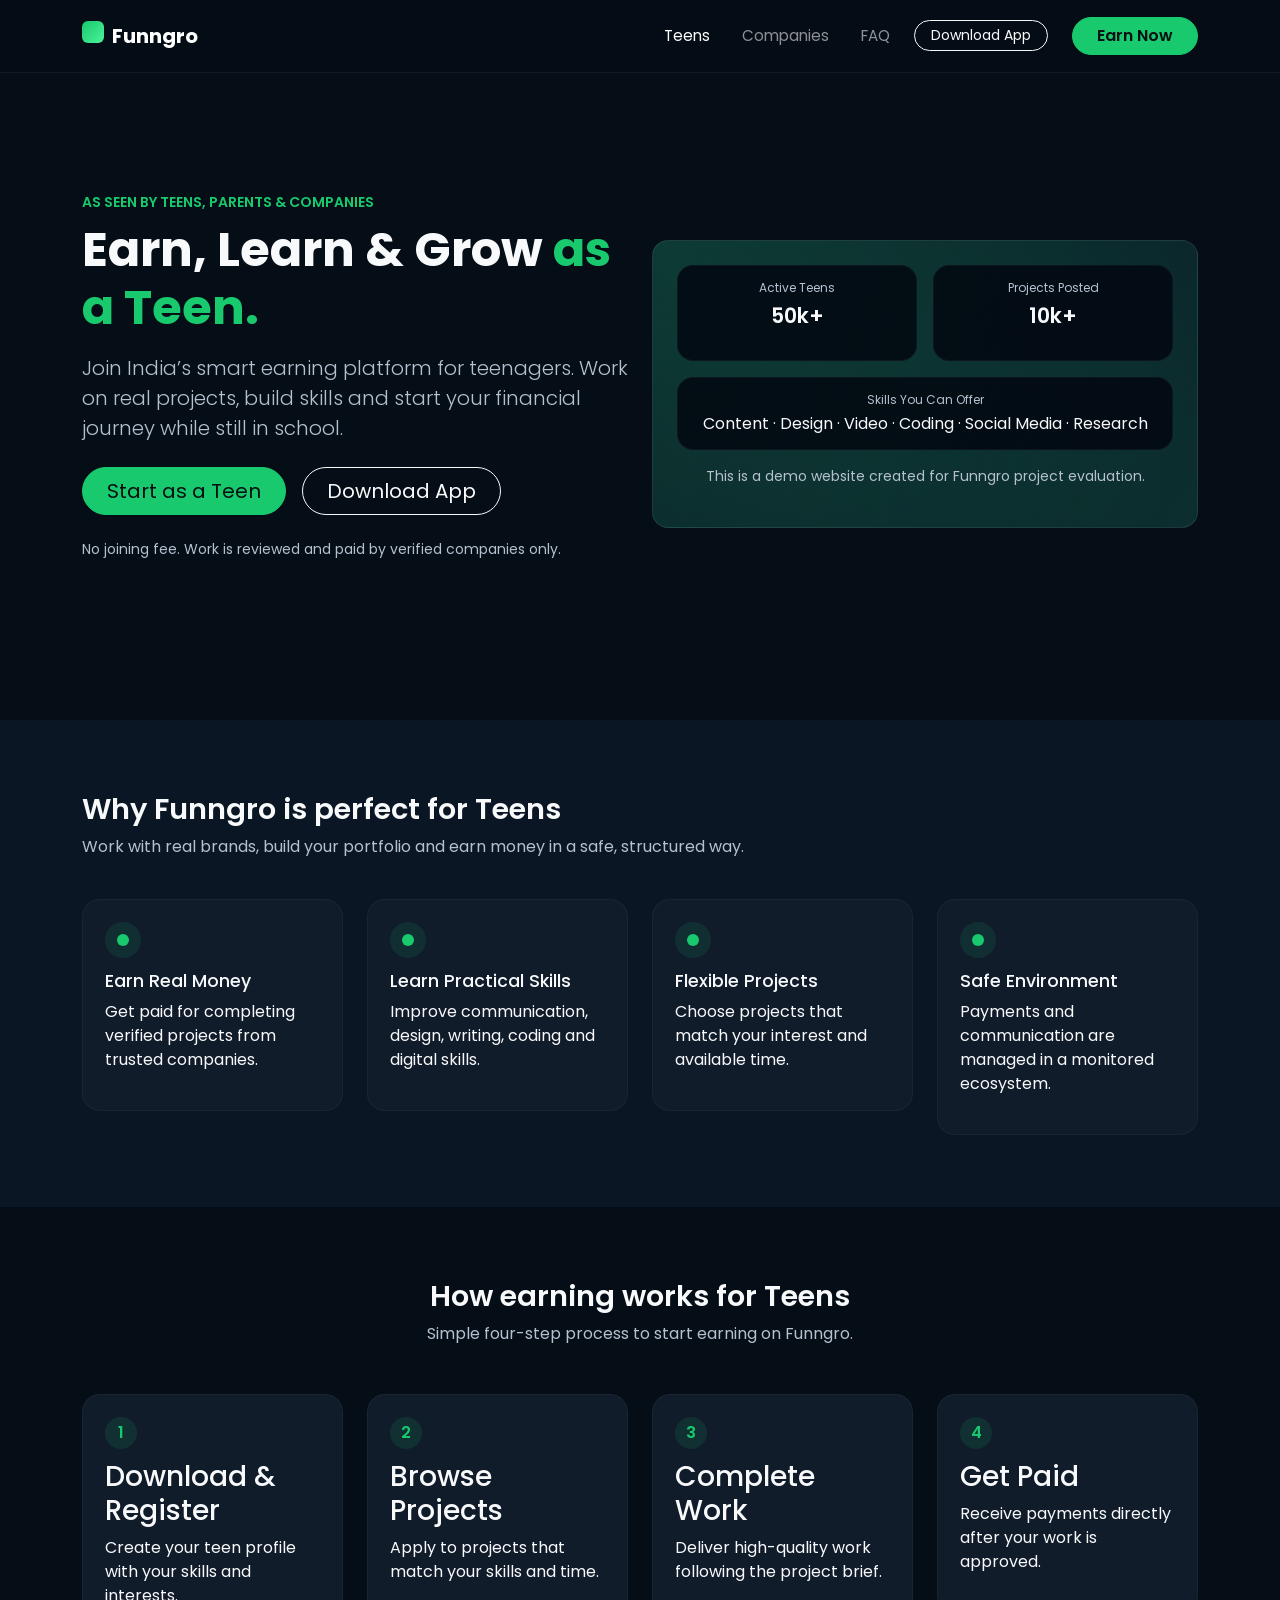
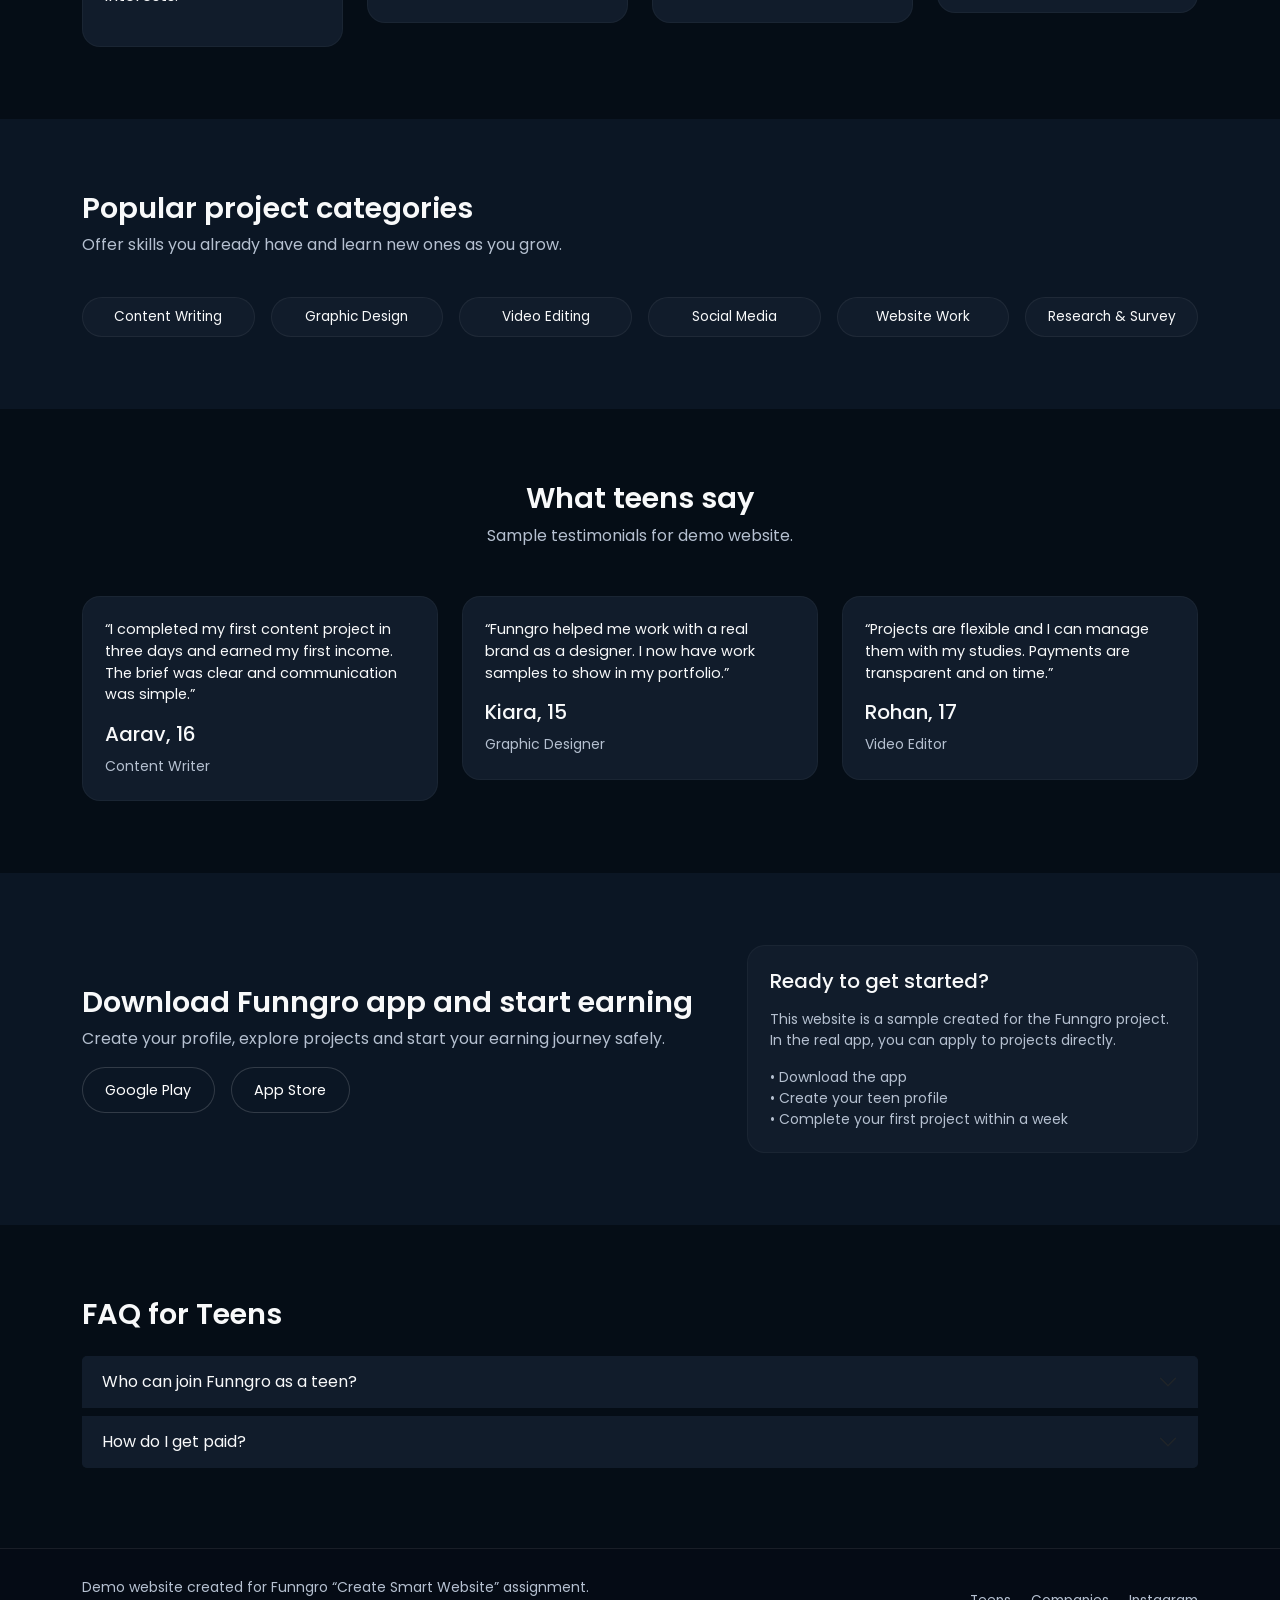
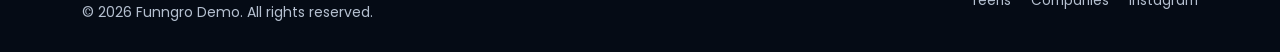
<file: index.html>
<!DOCTYPE html>
<html lang="en">
<head>
    <meta charset="UTF-8">
    <meta name="viewport" content="width=device-width, initial-scale=1.0">
    <title>Funngro for Teens | Earn Money with Real Projects</title>
    <meta name="description" content="Funngro connects teens with real projects from companies. Earn money, learn skills, and grow your career while you are still in school.">
    <link href="https://cdn.jsdelivr.net/npm/bootstrap@5.3.3/dist/css/bootstrap.min.css" rel="stylesheet">
    <link href="style.css" rel="stylesheet">
    <link rel="preconnect" href="https://fonts.googleapis.com">
    <link rel="preconnect" href="https://fonts.gstatic.com" crossorigin>
    <link href="https://fonts.googleapis.com/css2?family=Poppins:wght@300;400;500;600;700&display=swap" rel="stylesheet">
</head>
<body class="bg-main text-light">
<!-- NAVBAR -->
<nav class="navbar navbar-expand-lg navbar-dark bg-transparent py-3 fixed-top blur-nav">
    <div class="container">
        <a class="navbar-brand fw-bold" href="index.html">
            <span class="logo-icon me-2"></span>Funngro
        </a>
        <button class="navbar-toggler" type="button" data-bs-toggle="collapse" data-bs-target="#navMenu">
            <span class="navbar-toggler-icon"></span>
        </button>
        <div class="collapse navbar-collapse" id="navMenu">
            <ul class="navbar-nav ms-auto align-items-lg-center">
                <li class="nav-item mx-2">
                    <a class="nav-link active" href="index.html">Teens</a>
                </li>
                <li class="nav-item mx-2">
                    <a class="nav-link" href="company.html">Companies</a>
                </li>
                <li class="nav-item mx-2">
                    <a class="nav-link" href="#faq">FAQ</a>
                </li>
                <li class="nav-item mx-2 d-none d-lg-block">
                    <a class="btn btn-outline-light btn-sm rounded-pill px-3" href="#download">Download App</a>
                </li>
                <li class="nav-item ms-lg-3 mt-2 mt-lg-0">
                    <a class="btn btn-accent rounded-pill px-4 fw-semibold" href="#start">Earn Now</a>
                </li>
            </ul>
        </div>
    </div>
</nav>

<!-- HERO -->
<header class="hero-section pt-7 pb-5">
    <div class="container">
        <div class="row align-items-center gy-4">
            <div class="col-lg-6">
                <p class="text-uppercase small text-accent fw-semibold mb-2">
                    As seen by teens, parents & companies
                </p>
                <h1 class="display-5 fw-bold mb-3">
                    Earn, Learn &amp; Grow <span class="text-accent">as a Teen.</span>
                </h1>
                <p class="lead text-muted-light mb-4">
                    Join India’s smart earning platform for teenagers. Work on real projects,
                    build skills and start your financial journey while still in school.
                </p>
                <div class="d-flex flex-wrap gap-3 mb-4">
                    <a href="#start" class="btn btn-accent btn-lg rounded-pill px-4">
                        Start as a Teen
                    </a>
                    <a href="#download" class="btn btn-outline-light btn-lg rounded-pill px-4">
                        Download App
                    </a>
                </div>
                <p class="small text-muted-light">
                    No joining fee. Work is reviewed and paid by verified companies only.
                </p>
            </div>
            <div class="col-lg-6 text-center">
                <div class="hero-illustration rounded-4 p-4">
                    <div class="row g-3">
                        <div class="col-6">
                            <div class="stat-card">
                                <p class="stat-label">Active Teens</p>
                                <p class="stat-value">50k+</p>
                            </div>
                        </div>
                        <div class="col-6">
                            <div class="stat-card">
                                <p class="stat-label">Projects Posted</p>
                                <p class="stat-value">10k+</p>
                            </div>
                        </div>
                        <div class="col-12">
                            <div class="stat-card">
                                <p class="stat-label">Skills You Can Offer</p>
                                <p class="mb-0">
                                    Content · Design · Video · Coding · Social Media · Research
                                </p>
                            </div>
                        </div>
                    </div>
                    <p class="small text-center mt-3 text-muted-light">
                        This is a demo website created for Funngro project evaluation.
                    </p>
                </div>
            </div>
        </div>
    </div>
</header>

<!-- WHY FUNNGRO -->
<section class="section-padding bg-section">
    <div class="container">
        <div class="row mb-4 align-items-end">
            <div class="col-md-8">
                <h2 class="section-title">Why Funngro is perfect for Teens</h2>
                <p class="text-muted-light">
                    Work with real brands, build your portfolio and earn money in a safe, structured way.
                </p>
            </div>
        </div>
        <div class="row g-4">
            <div class="col-md-6 col-lg-3">
                <div class="feature-card">
                    <div class="icon-circle">
                        <span class="icon-dot"></span>
                    </div>
                    <h3>Earn Real Money</h3>
                    <p>Get paid for completing verified projects from trusted companies.</p>
                </div>
            </div>
            <div class="col-md-6 col-lg-3">
                <div class="feature-card">
                    <div class="icon-circle">
                        <span class="icon-dot"></span>
                    </div>
                    <h3>Learn Practical Skills</h3>
                    <p>Improve communication, design, writing, coding and digital skills.</p>
                </div>
            </div>
            <div class="col-md-6 col-lg-3">
                <div class="feature-card">
                    <div class="icon-circle">
                        <span class="icon-dot"></span>
                    </div>
                    <h3>Flexible Projects</h3>
                    <p>Choose projects that match your interest and available time.</p>
                </div>
            </div>
            <div class="col-md-6 col-lg-3">
                <div class="feature-card">
                    <div class="icon-circle">
                        <span class="icon-dot"></span>
                    </div>
                    <h3>Safe Environment</h3>
                    <p>Payments and communication are managed in a monitored ecosystem.</p>
                </div>
            </div>
        </div>
    </div>
</section>

<!-- HOW IT WORKS -->
<section class="section-padding">
    <div class="container">
        <div class="text-center mb-5">
            <h2 class="section-title">How earning works for Teens</h2>
            <p class="text-muted-light">Simple four-step process to start earning on Funngro.</p>
        </div>
        <div class="row g-4 justify-content-center">
            <div class="col-md-3">
                <div class="step-card">
                    <span class="step-number">1</span>
                    <h3>Download &amp; Register</h3>
                    <p>Create your teen profile with your skills and interests.</p>
                </div>
            </div>
            <div class="col-md-3">
                <div class="step-card">
                    <span class="step-number">2</span>
                    <h3>Browse Projects</h3>
                    <p>Apply to projects that match your skills and time.</p>
                </div>
            </div>
            <div class="col-md-3">
                <div class="step-card">
                    <span class="step-number">3</span>
                    <h3>Complete Work</h3>
                    <p>Deliver high-quality work following the project brief.</p>
                </div>
            </div>
            <div class="col-md-3">
                <div class="step-card">
                    <span class="step-number">4</span>
                    <h3>Get Paid</h3>
                    <p>Receive payments directly after your work is approved.</p>
                </div>
            </div>
        </div>
    </div>
</section>

<!-- CATEGORIES -->
<section class="section-padding bg-section">
    <div class="container">
        <div class="row mb-4 align-items-end">
            <div class="col-md-8">
                <h2 class="section-title">Popular project categories</h2>
                <p class="text-muted-light">Offer skills you already have and learn new ones as you grow.</p>
            </div>
        </div>
        <div class="row g-3">
            <div class="col-6 col-md-4 col-lg-2">
                <div class="pill-card">Content Writing</div>
            </div>
            <div class="col-6 col-md-4 col-lg-2">
                <div class="pill-card">Graphic Design</div>
            </div>
            <div class="col-6 col-md-4 col-lg-2">
                <div class="pill-card">Video Editing</div>
            </div>
            <div class="col-6 col-md-4 col-lg-2">
                <div class="pill-card">Social Media</div>
            </div>
            <div class="col-6 col-md-4 col-lg-2">
                <div class="pill-card">Website Work</div>
            </div>
            <div class="col-6 col-md-4 col-lg-2">
                <div class="pill-card">Research &amp; Survey</div>
            </div>
        </div>
    </div>
</section>

<!-- TESTIMONIALS -->
<section class="section-padding">
    <div class="container">
        <div class="text-center mb-5">
            <h2 class="section-title">What teens say</h2>
            <p class="text-muted-light">Sample testimonials for demo website.</p>
        </div>
        <div class="row g-4">
            <div class="col-md-4">
                <div class="testimonial-card">
                    <p>
                        “I completed my first content project in three days and earned my first income.
                        The brief was clear and communication was simple.”
                    </p>
                    <h5>Aarav, 16</h5>
                    <span class="text-muted-light small">Content Writer</span>
                </div>
            </div>
            <div class="col-md-4">
                <div class="testimonial-card">
                    <p>
                        “Funngro helped me work with a real brand as a designer.
                        I now have work samples to show in my portfolio.”
                    </p>
                    <h5>Kiara, 15</h5>
                    <span class="text-muted-light small">Graphic Designer</span>
                </div>
            </div>
            <div class="col-md-4">
                <div class="testimonial-card">
                    <p>
                        “Projects are flexible and I can manage them with my studies.
                        Payments are transparent and on time.”
                    </p>
                    <h5>Rohan, 17</h5>
                    <span class="text-muted-light small">Video Editor</span>
                </div>
            </div>
        </div>
    </div>
</section>

<!-- DOWNLOAD / START -->
<section id="download" class="section-padding bg-section">
    <div class="container">
        <div class="row align-items-center gy-4">
            <div class="col-md-7">
                <h2 class="section-title">Download Funngro app and start earning</h2>
                <p class="text-muted-light mb-3">
                    Create your profile, explore projects and start your earning journey safely.
                </p>
                <div class="d-flex flex-wrap gap-3">
                    <a href="#" class="store-badge">Google Play</a>
                    <a href="#" class="store-badge">App Store</a>
                </div>
            </div>
            <div class="col-md-5" id="start">
                <div class="simple-card">
                    <h3 class="h5 mb-3">Ready to get started?</h3>
                    <p class="small text-muted-light mb-3">
                        This website is a sample created for the Funngro project.  
                        In the real app, you can apply to projects directly.
                    </p>
                    <ul class="list-unstyled small text-muted-light mb-0">
                        <li>• Download the app</li>
                        <li>• Create your teen profile</li>
                        <li>• Complete your first project within a week</li>
                    </ul>
                </div>
            </div>
        </div>
    </div>
</section>

<!-- FAQ -->
<section id="faq" class="section-padding">
    <div class="container">
        <h2 class="section-title mb-4">FAQ for Teens</h2>
        <div class="accordion" id="faqAccordion">
            <div class="accordion-item bg-card border-0 mb-2">
                <h2 class="accordion-header">
                    <button class="accordion-button collapsed bg-card text-light" type="button" data-bs-toggle="collapse" data-bs-target="#q1">
                        Who can join Funngro as a teen?
                    </button>
                </h2>
                <div id="q1" class="accordion-collapse collapse" data-bs-parent="#faqAccordion">
                    <div class="accordion-body text-muted-light">
                        Teenagers who meet the age and verification requirements mentioned in the official Funngro app.
                        This website is only a demo.
                    </div>
                </div>
            </div>
            <div class="accordion-item bg-card border-0 mb-2">
                <h2 class="accordion-header">
                    <button class="accordion-button collapsed bg-card text-light" type="button" data-bs-toggle="collapse" data-bs-target="#q2">
                        How do I get paid?
                    </button>
                </h2>
                <div id="q2" class="accordion-collapse collapse" data-bs-parent="#faqAccordion">
                    <div class="accordion-body text-muted-light">
                        Payments happen inside the real Funngro ecosystem according to their policies.  
                        For this assignment, no real payment happens – this is only a sample site.
                    </div>
                </div>
            </div>
        </div>
    </div>
</section>

<!-- FOOTER -->
<footer class="footer">
    <div class="container">
        <div class="row gy-3 align-items-center">
            <div class="col-md-6">
                <p class="mb-1 small text-muted-light">
                    Demo website created for Funngro “Create Smart Website” assignment.
                </p>
                <p class="mb-0 small text-muted-light">
                    &copy; <span id="year"></span> Funngro Demo. All rights reserved.
                </p>
            </div>
            <div class="col-md-6 text-md-end">
                <a href="index.html" class="footer-link me-3">Teens</a>
                <a href="company.html" class="footer-link me-3">Companies</a>
                <a href="#" class="footer-link">Instagram</a>
            </div>
        </div>
    </div>
</footer>

<script src="https://cdn.jsdelivr.net/npm/bootstrap@5.3.3/dist/js/bootstrap.bundle.min.js"></script>
<script>
    document.getElementById('year').textContent = new Date().getFullYear();
</script>
</body>
</html>
</file>
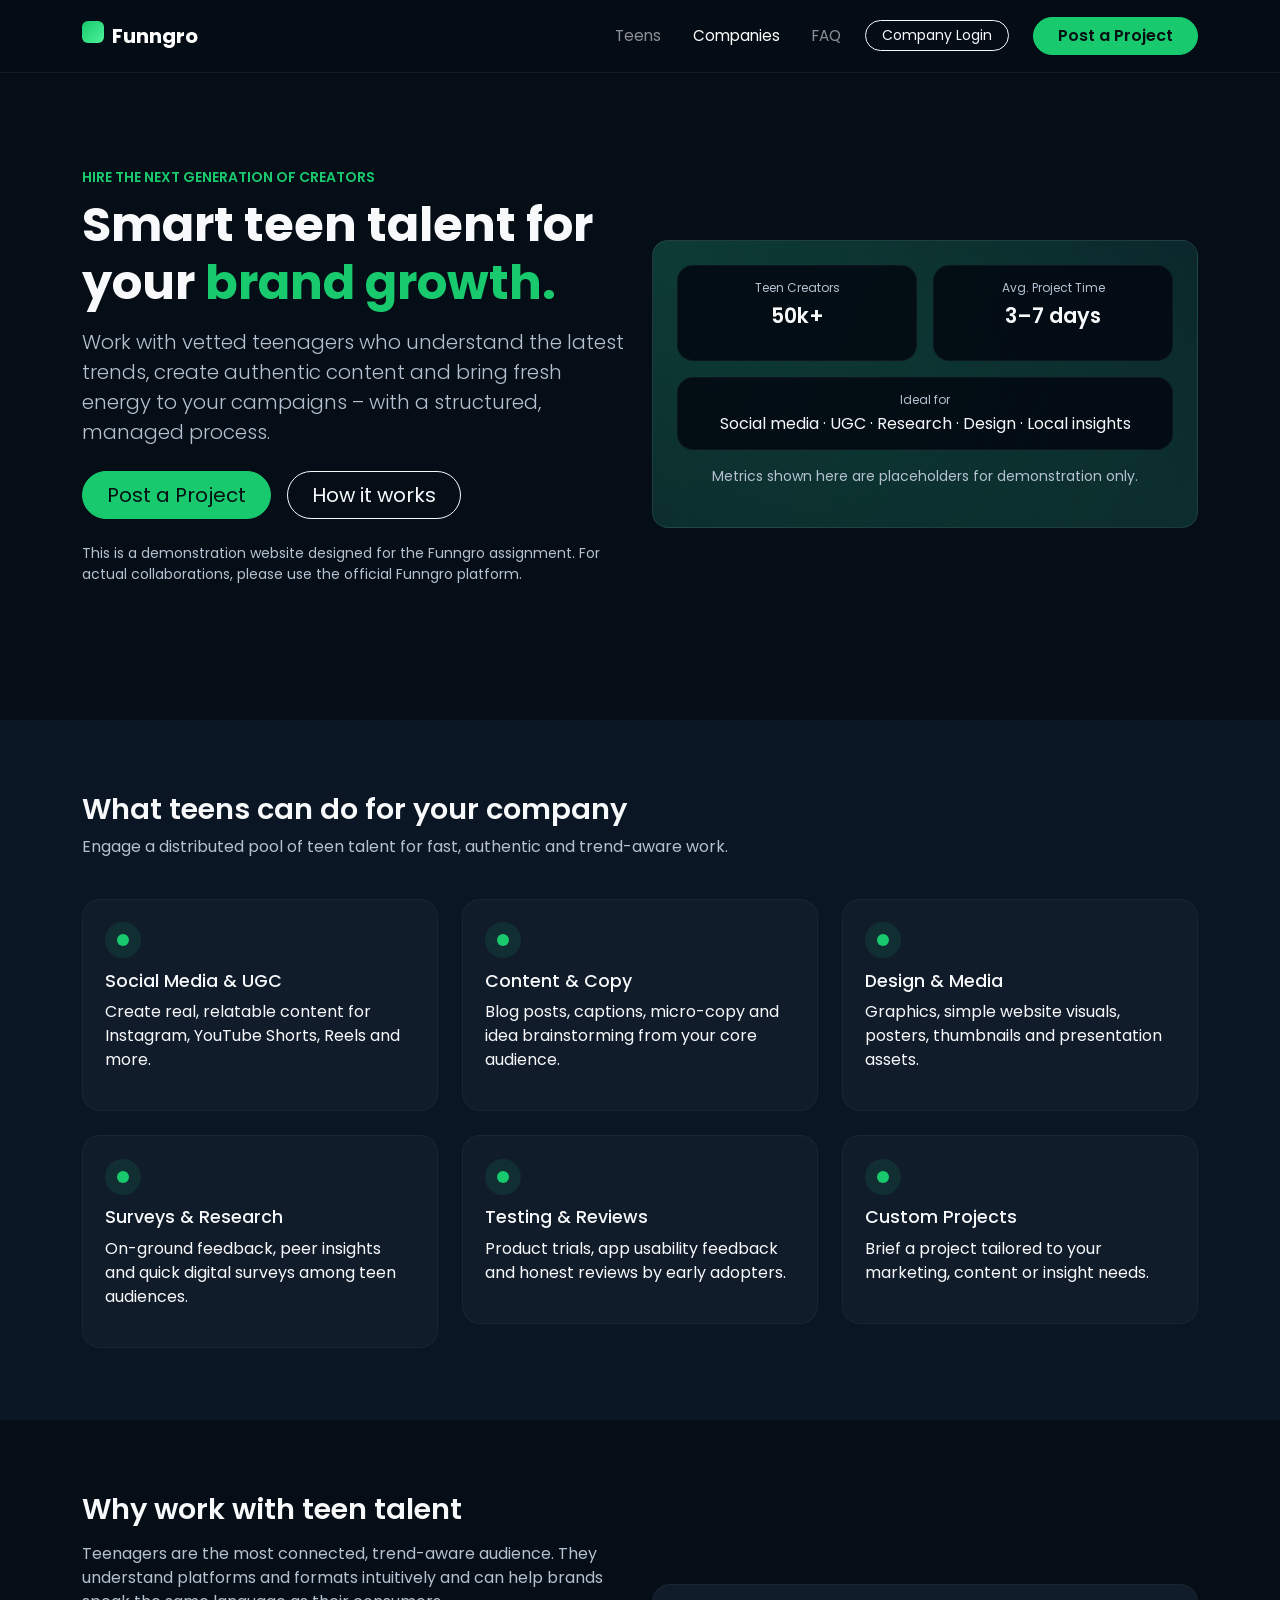
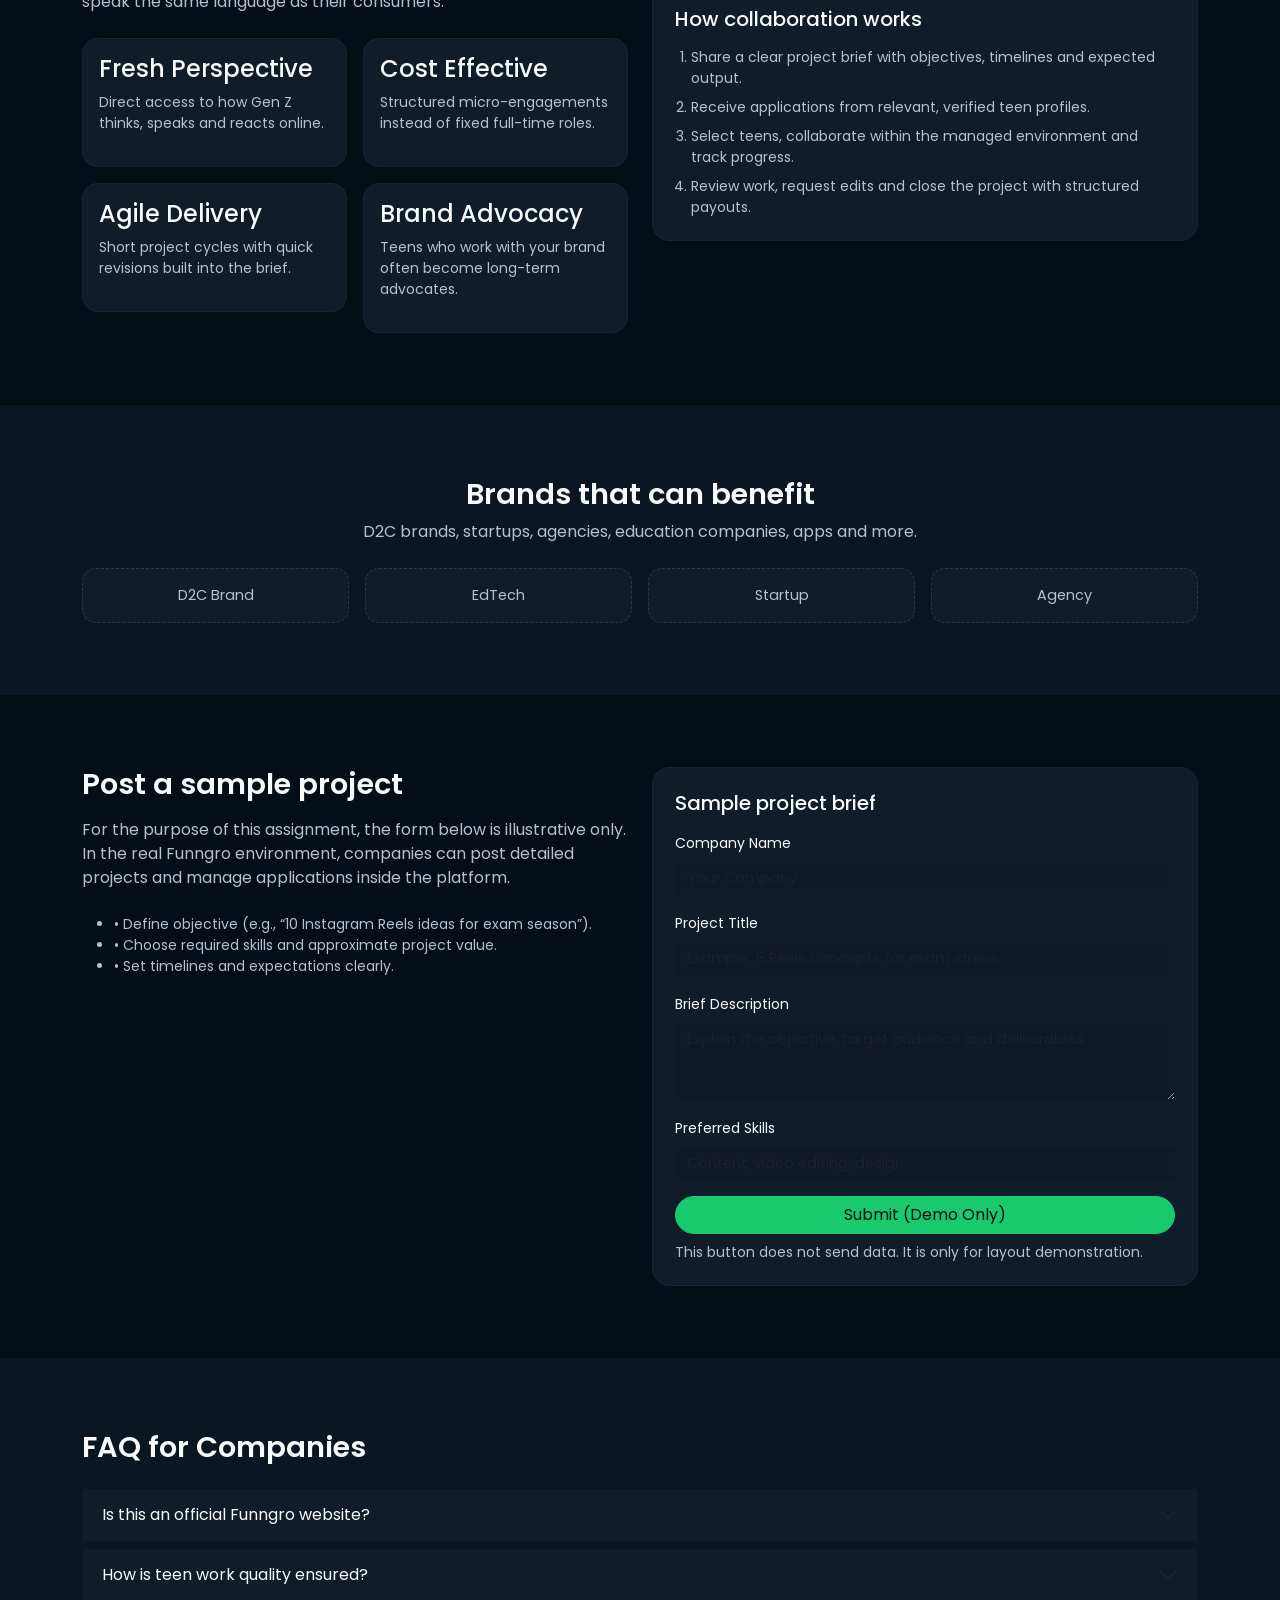
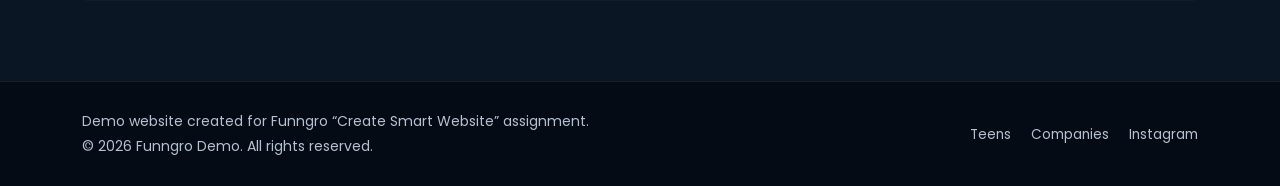
<file: company.html>
<!DOCTYPE html>
<html lang="en">
<head>
    <meta charset="UTF-8">
    <meta name="viewport" content="width=device-width, initial-scale=1.0">
    <title>Hire Teen Talent | Funngro for Companies</title>
    <meta name="description" content="Funngro enables companies to work with vetted teen talent for content, design, social media, research and more.">
    <link href="https://cdn.jsdelivr.net/npm/bootstrap@5.3.3/dist/css/bootstrap.min.css" rel="stylesheet">
    <link href="style.css" rel="stylesheet">
    <link rel="preconnect" href="https://fonts.googleapis.com">
    <link rel="preconnect" href="https://fonts.gstatic.com" crossorigin>
    <link href="https://fonts.googleapis.com/css2?family=Poppins:wght@300;400;500;600;700&display=swap" rel="stylesheet">
</head>
<body class="bg-main text-light">
<!-- NAVBAR (same as teen) -->
<nav class="navbar navbar-expand-lg navbar-dark bg-transparent py-3 fixed-top blur-nav">
    <div class="container">
        <a class="navbar-brand fw-bold" href="index.html">
            <span class="logo-icon me-2"></span>Funngro
        </a>
        <button class="navbar-toggler" type="button" data-bs-toggle="collapse" data-bs-target="#navMenu">
            <span class="navbar-toggler-icon"></span>
        </button>
        <div class="collapse navbar-collapse" id="navMenu">
            <ul class="navbar-nav ms-auto align-items-lg-center">
                <li class="nav-item mx-2">
                    <a class="nav-link" href="index.html">Teens</a>
                </li>
                <li class="nav-item mx-2">
                    <a class="nav-link active" href="company.html">Companies</a>
                </li>
                <li class="nav-item mx-2">
                    <a class="nav-link" href="#faq">FAQ</a>
                </li>
                <li class="nav-item mx-2 d-none d-lg-block">
                    <a class="btn btn-outline-light btn-sm rounded-pill px-3" href="#contact">
                        Company Login
                    </a>
                </li>
                <li class="nav-item ms-lg-3 mt-2 mt-lg-0">
                    <a class="btn btn-accent rounded-pill px-4 fw-semibold" href="#post">
                        Post a Project
                    </a>
                </li>
            </ul>
        </div>
    </div>
</nav>

<!-- HERO -->
<header class="hero-section pt-7 pb-5">
    <div class="container">
        <div class="row align-items-center gy-4">
            <div class="col-lg-6">
                <p class="text-uppercase small text-accent fw-semibold mb-2">
                    Hire the next generation of creators
                </p>
                <h1 class="display-5 fw-bold mb-3">
                    Smart teen talent for your <span class="text-accent">brand growth.</span>
                </h1>
                <p class="lead text-muted-light mb-4">
                    Work with vetted teenagers who understand the latest trends, create authentic content
                    and bring fresh energy to your campaigns – with a structured, managed process.
                </p>
                <div class="d-flex flex-wrap gap-3 mb-4">
                    <a href="#post" class="btn btn-accent btn-lg rounded-pill px-4">
                        Post a Project
                    </a>
                    <a href="#how" class="btn btn-outline-light btn-lg rounded-pill px-4">
                        How it works
                    </a>
                </div>
                <p class="small text-muted-light">
                    This is a demonstration website designed for the Funngro assignment.  
                    For actual collaborations, please use the official Funngro platform.
                </p>
            </div>
            <div class="col-lg-6 text-center">
                <div class="hero-illustration rounded-4 p-4">
                    <div class="row g-3">
                        <div class="col-6">
                            <div class="stat-card">
                                <p class="stat-label">Teen Creators</p>
                                <p class="stat-value">50k+</p>
                            </div>
                        </div>
                        <div class="col-6">
                            <div class="stat-card">
                                <p class="stat-label">Avg. Project Time</p>
                                <p class="stat-value">3–7 days</p>
                            </div>
                        </div>
                        <div class="col-12">
                            <div class="stat-card">
                                <p class="stat-label">Ideal for</p>
                                <p class="mb-0">
                                    Social media · UGC · Research · Design · Local insights
                                </p>
                            </div>
                        </div>
                    </div>
                    <p class="small text-center mt-3 text-muted-light">
                        Metrics shown here are placeholders for demonstration only.
                    </p>
                </div>
            </div>
        </div>
    </div>
</header>

<!-- SERVICES -->
<section class="section-padding bg-section">
    <div class="container">
        <div class="row mb-4 align-items-end">
            <div class="col-md-8">
                <h2 class="section-title">What teens can do for your company</h2>
                <p class="text-muted-light">
                    Engage a distributed pool of teen talent for fast, authentic and trend-aware work.
                </p>
            </div>
        </div>
        <div class="row g-4">
            <div class="col-md-4">
                <div class="feature-card">
                    <div class="icon-circle">
                        <span class="icon-dot"></span>
                    </div>
                    <h3>Social Media &amp; UGC</h3>
                    <p>Create real, relatable content for Instagram, YouTube Shorts, Reels and more.</p>
                </div>
            </div>
            <div class="col-md-4">
                <div class="feature-card">
                    <div class="icon-circle">
                        <span class="icon-dot"></span>
                    </div>
                    <h3>Content &amp; Copy</h3>
                    <p>Blog posts, captions, micro-copy and idea brainstorming from your core audience.</p>
                </div>
            </div>
            <div class="col-md-4">
                <div class="feature-card">
                    <div class="icon-circle">
                        <span class="icon-dot"></span>
                    </div>
                    <h3>Design &amp; Media</h3>
                    <p>Graphics, simple website visuals, posters, thumbnails and presentation assets.</p>
                </div>
            </div>
            <div class="col-md-4">
                <div class="feature-card">
                    <div class="icon-circle">
                        <span class="icon-dot"></span>
                    </div>
                    <h3>Surveys &amp; Research</h3>
                    <p>On-ground feedback, peer insights and quick digital surveys among teen audiences.</p>
                </div>
            </div>
            <div class="col-md-4">
                <div class="feature-card">
                    <div class="icon-circle">
                        <span class="icon-dot"></span>
                    </div>
                    <h3>Testing &amp; Reviews</h3>
                    <p>Product trials, app usability feedback and honest reviews by early adopters.</p>
                </div>
            </div>
            <div class="col-md-4">
                <div class="feature-card">
                    <div class="icon-circle">
                        <span class="icon-dot"></span>
                    </div>
                    <h3>Custom Projects</h3>
                    <p>Brief a project tailored to your marketing, content or insight needs.</p>
                </div>
            </div>
        </div>
    </div>
</section>

<!-- WHY TEENS -->
<section class="section-padding" id="why">
    <div class="container">
        <div class="row align-items-center gy-4">
            <div class="col-lg-6">
                <h2 class="section-title mb-3">Why work with teen talent</h2>
                <p class="text-muted-light mb-4">
                    Teenagers are the most connected, trend-aware audience. They understand platforms and formats
                    intuitively and can help brands speak the same language as their consumers.
                </p>
                <div class="row g-3">
                    <div class="col-sm-6">
                        <div class="mini-feature">
                            <h4>Fresh Perspective</h4>
                            <p class="small text-muted-light">
                                Direct access to how Gen Z thinks, speaks and reacts online.
                            </p>
                        </div>
                    </div>
                    <div class="col-sm-6">
                        <div class="mini-feature">
                            <h4>Cost Effective</h4>
                            <p class="small text-muted-light">
                                Structured micro-engagements instead of fixed full-time roles.
                            </p>
                        </div>
                    </div>
                    <div class="col-sm-6">
                        <div class="mini-feature">
                            <h4>Agile Delivery</h4>
                            <p class="small text-muted-light">
                                Short project cycles with quick revisions built into the brief.
                            </p>
                        </div>
                    </div>
                    <div class="col-sm-6">
                        <div class="mini-feature">
                            <h4>Brand Advocacy</h4>
                            <p class="small text-muted-light">
                                Teens who work with your brand often become long-term advocates.
                            </p>
                        </div>
                    </div>
                </div>
            </div>
            <div class="col-lg-6" id="how">
                <div class="simple-card">
                    <h3 class="h5 mb-3">How collaboration works</h3>
                    <ol class="small text-muted-light mb-0 ps-3">
                        <li class="mb-2">Share a clear project brief with objectives, timelines and expected output.</li>
                        <li class="mb-2">Receive applications from relevant, verified teen profiles.</li>
                        <li class="mb-2">Select teens, collaborate within the managed environment and track progress.</li>
                        <li>Review work, request edits and close the project with structured payouts.</li>
                    </ol>
                </div>
            </div>
        </div>
    </div>
</section>

<!-- TRUSTED BY -->
<section class="section-padding bg-section">
    <div class="container">
        <div class="text-center mb-4">
            <h2 class="section-title">Brands that can benefit</h2>
            <p class="text-muted-light">
                D2C brands, startups, agencies, education companies, apps and more.
            </p>
        </div>
        <div class="row g-3 justify-content-center">
            <div class="col-6 col-md-3">
                <div class="logo-placeholder">D2C Brand</div>
            </div>
            <div class="col-6 col-md-3">
                <div class="logo-placeholder">EdTech</div>
            </div>
            <div class="col-6 col-md-3">
                <div class="logo-placeholder">Startup</div>
            </div>
            <div class="col-6 col-md-3">
                <div class="logo-placeholder">Agency</div>
            </div>
        </div>
    </div>
</section>

<!-- POST PROJECT / CONTACT -->
<section id="post" class="section-padding">
    <div class="container">
        <div class="row gy-4">
            <div class="col-lg-6">
                <h2 class="section-title mb-3">Post a sample project</h2>
                <p class="text-muted-light mb-4">
                    For the purpose of this assignment, the form below is illustrative only.
                    In the real Funngro environment, companies can post detailed projects
                    and manage applications inside the platform.
                </p>
                <ul class="small text-muted-light mb-0">
                    <li>• Define objective (e.g., “10 Instagram Reels ideas for exam season”).</li>
                    <li>• Choose required skills and approximate project value.</li>
                    <li>• Set timelines and expectations clearly.</li>
                </ul>
            </div>
            <div class="col-lg-6" id="contact">
                <div class="simple-card">
                    <h3 class="h5 mb-3">Sample project brief</h3>
                    <form>
                        <div class="mb-3">
                            <label class="form-label small">Company Name</label>
                            <input type="text" class="form-control bg-input border-0 text-light" placeholder="Your Company">
                        </div>
                        <div class="mb-3">
                            <label class="form-label small">Project Title</label>
                            <input type="text" class="form-control bg-input border-0 text-light" placeholder="Example: 5 Reels concepts for exam stress">
                        </div>
                        <div class="mb-3">
                            <label class="form-label small">Brief Description</label>
                            <textarea rows="3" class="form-control bg-input border-0 text-light" placeholder="Explain the objective, target audience and deliverables."></textarea>
                        </div>
                        <div class="mb-3">
                            <label class="form-label small">Preferred Skills</label>
                            <input type="text" class="form-control bg-input border-0 text-light" placeholder="Content, video editing, design">
                        </div>
                        <button type="button" class="btn btn-accent w-100 rounded-pill">
                            Submit (Demo Only)
                        </button>
                        <p class="small text-muted-light mt-2 mb-0">
                            This button does not send data. It is only for layout demonstration.
                        </p>
                    </form>
                </div>
            </div>
        </div>
    </div>
</section>

<!-- FAQ -->
<section id="faq" class="section-padding bg-section">
    <div class="container">
        <h2 class="section-title mb-4">FAQ for Companies</h2>
        <div class="accordion" id="faqAccordion">
            <div class="accordion-item bg-card border-0 mb-2">
                <h2 class="accordion-header">
                    <button class="accordion-button collapsed bg-card text-light" type="button" data-bs-toggle="collapse" data-bs-target="#cq1">
                        Is this an official Funngro website?
                    </button>
                </h2>
                <div id="cq1" class="accordion-collapse collapse" data-bs-parent="#faqAccordion">
                    <div class="accordion-body text-muted-light">
                        No. This is a student-created demo website built for the “Create Smart Website for Funngro”
                        project. All real onboarding and engagement happens only on the official Funngro platform.
                    </div>
                </div>
            </div>
            <div class="accordion-item bg-card border-0 mb-2">
                <h2 class="accordion-header">
                    <button class="accordion-button collapsed bg-card text-light" type="button" data-bs-toggle="collapse" data-bs-target="#cq2">
                        How is teen work quality ensured?
                    </button>
                </h2>
                <div id="cq2" class="accordion-collapse collapse" data-bs-parent="#faqAccordion">
                    <div class="accordion-body text-muted-light">
                        The actual Funngro team has processes for screening and evaluating teen work.
                        This demo site simply explains a possible workflow and benefits.
                    </div>
                </div>
            </div>
        </div>
    </div>
</section>

<!-- FOOTER -->
<footer class="footer">
    <div class="container">
        <div class="row gy-3 align-items-center">
            <div class="col-md-6">
                <p class="mb-1 small text-muted-light">
                    Demo website created for Funngro “Create Smart Website” assignment.
                </p>
                <p class="mb-0 small text-muted-light">
                    &copy; <span id="year"></span> Funngro Demo. All rights reserved.
                </p>
            </div>
            <div class="col-md-6 text-md-end">
                <a href="index.html" class="footer-link me-3">Teens</a>
                <a href="company.html" class="footer-link me-3">Companies</a>
                <a href="#" class="footer-link">Instagram</a>
            </div>
        </div>
    </div>
</footer>

<script src="https://cdn.jsdelivr.net/npm/bootstrap@5.3.3/dist/js/bootstrap.bundle.min.js"></script>
<script>
    document.getElementById('year').textContent = new Date().getFullYear();
</script>
</body>
</html>
</file>
<file: style.css>
:root {
    --bg-main: #050d16;
    --bg-section: #0b1624;
    --accent: #18c96e;
    --text-muted: #b5c0d0;
    --card-bg: #111c2b;
    --input-bg: #111827;
}

* {
    box-sizing: border-box;
}

body {
    font-family: "Poppins", system-ui, -apple-system, BlinkMacSystemFont, "Segoe UI", sans-serif;
    background-color: var(--bg-main);
    color: #ffffff;
}

.bg-main {
    background-color: var(--bg-main);
}

.bg-section {
    background-color: var(--bg-section);
}

.text-accent {
    color: var(--accent) !important;
}

.text-muted-light {
    color: var(--text-muted) !important;
}

/* NAVBAR */
.blur-nav {
    backdrop-filter: blur(16px);
    background: rgba(5, 13, 22, 0.7) !important;
    border-bottom: 1px solid rgba(255, 255, 255, 0.06);
}

.logo-icon {
    display: inline-block;
    width: 22px;
    height: 22px;
    border-radius: 6px;
    background: linear-gradient(135deg, var(--accent), #4df29a);
}

.nav-link {
    font-size: 0.95rem;
}

/* HERO */
.pt-7 {
    padding-top: 6rem;
}

.hero-section {
    min-height: 80vh;
    display: flex;
    align-items: center;
}

.hero-illustration {
    background: radial-gradient(circle at top left, rgba(24, 201, 110, 0.2), transparent),
                radial-gradient(circle at bottom right, rgba(24, 201, 110, 0.12), transparent),
                #0a1825;
    border-radius: 24px;
    border: 1px solid rgba(255, 255, 255, 0.08);
}

/* BUTTONS */
.btn-accent {
    background-color: var(--accent);
    border-color: var(--accent);
    color: #051013;
}

.btn-accent:hover {
    background-color: #12a458;
    border-color: #12a458;
    color: #ffffff;
}

/* SECTIONS */
.section-padding {
    padding: 4.5rem 0;
}

.section-title {
    font-size: 1.8rem;
    font-weight: 600;
}

/* CARDS */
.feature-card,
.step-card,
.testimonial-card,
.simple-card {
    background-color: var(--card-bg);
    border-radius: 18px;
    padding: 1.4rem 1.4rem;
    border: 1px solid rgba(255, 255, 255, 0.04);
}

.feature-card h3 {
    font-size: 1.1rem;
    margin-top: 0.8rem;
}

.icon-circle {
    width: 36px;
    height: 36px;
    border-radius: 999px;
    background-color: rgba(24, 201, 110, 0.1);
    display: flex;
    align-items: center;
    justify-content: center;
}

.icon-dot {
    width: 12px;
    height: 12px;
    border-radius: 50%;
    background-color: var(--accent);
}

.stat-card {
    background-color: rgba(3, 9, 18, 0.9);
    border-radius: 16px;
    padding: 0.8rem 1rem;
    border: 1px solid rgba(255, 255, 255, 0.04);
}

.stat-label {
    font-size: 0.75rem;
    color: var(--text-muted);
    margin-bottom: 0.2rem;
}

.stat-value {
    font-size: 1.3rem;
    font-weight: 600;
}

.step-card {
    text-align: left;
    position: relative;
}

.step-number {
    width: 32px;
    height: 32px;
    border-radius: 999px;
    display: inline-flex;
    align-items: center;
    justify-content: center;
    background-color: rgba(24, 201, 110, 0.12);
    color: var(--accent);
    font-weight: 600;
    margin-bottom: 0.7rem;
}

.testimonial-card p {
    font-size: 0.9rem;
}

.pill-card {
    background-color: var(--card-bg);
    border-radius: 999px;
    padding: 0.55rem 1rem;
    font-size: 0.85rem;
    text-align: center;
    border: 1px solid rgba(255, 255, 255, 0.06);
}

.mini-feature {
    background-color: var(--card-bg);
    border-radius: 16px;
    padding: 1rem;
    border: 1px solid rgba(255, 255, 255, 0.04);
}

/* LOGO PLACEHOLDERS */
.logo-placeholder {
    background-color: var(--card-bg);
    border-radius: 14px;
    padding: 1rem;
    text-align: center;
    font-size: 0.9rem;
    color: var(--text-muted);
    border: 1px dashed rgba(255, 255, 255, 0.12);
}

/* STORE BADGES */
.store-badge {
    display: inline-flex;
    align-items: center;
    justify-content: center;
    padding: 0.7rem 1.4rem;
    border-radius: 999px;
    border: 1px solid rgba(255, 255, 255, 0.16);
    font-size: 0.9rem;
    text-decoration: none;
    color: #ffffff;
    background: #0b1624;
}

.store-badge:hover {
    text-decoration: none;
    border-color: var(--accent);
}

/* INPUTS */
.bg-input {
    background-color: var(--input-bg) !important;
}

.form-control,
textarea {
    font-size: 0.9rem;
}

/* ACCORDION */
.bg-card {
    background-color: var(--card-bg);
}

.accordion-button {
    box-shadow: none !important;
}

.accordion-button:not(.collapsed) {
    color: #ffffff;
}

/* FOOTER */
.footer {
    padding: 1.8rem 0;
    border-top: 1px solid rgba(255, 255, 255, 0.08);
    background-color: #050b15;
}

.footer-link {
    color: var(--text-muted);
    font-size: 0.85rem;
    text-decoration: none;
}

.footer-link:hover {
    color: #ffffff;
}

/* RESPONSIVE */
@media (max-width: 991.98px) {
    .hero-section {
        padding-top: 5.5rem;
    }
}
</file>
